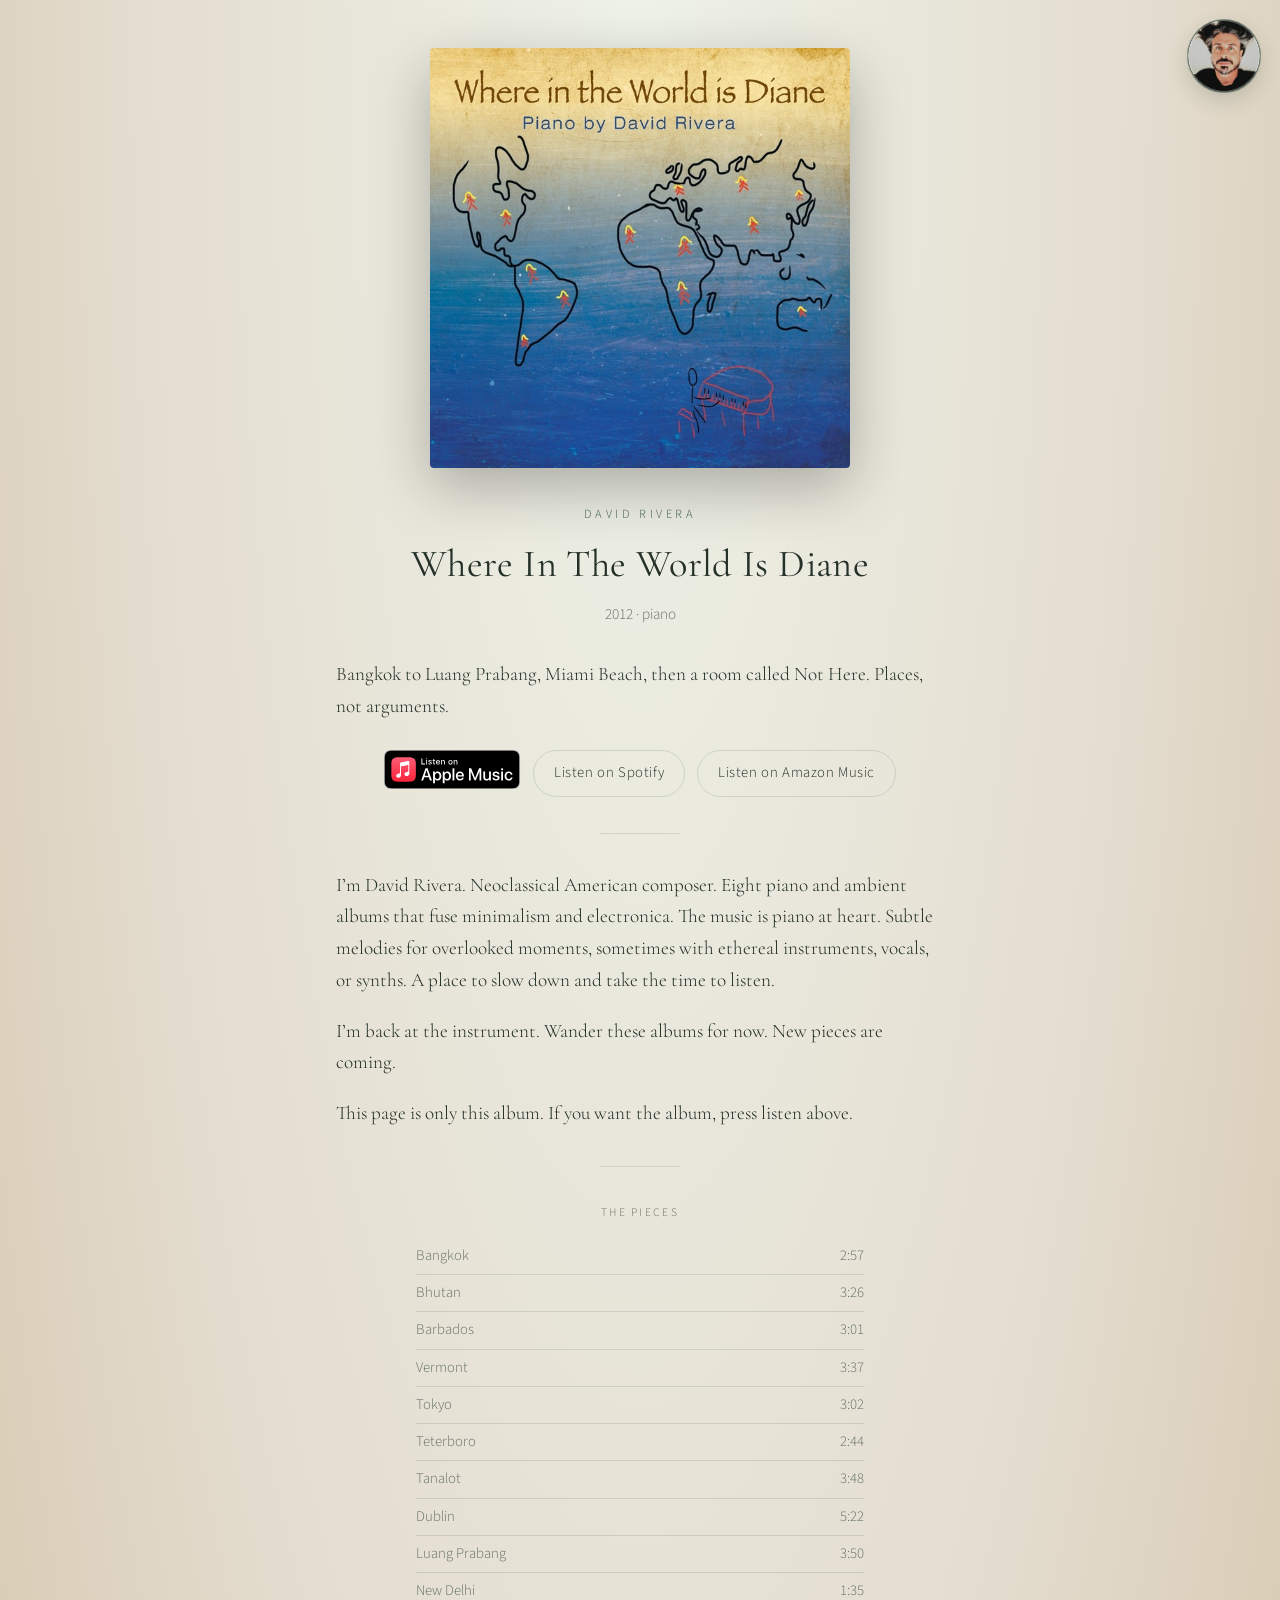
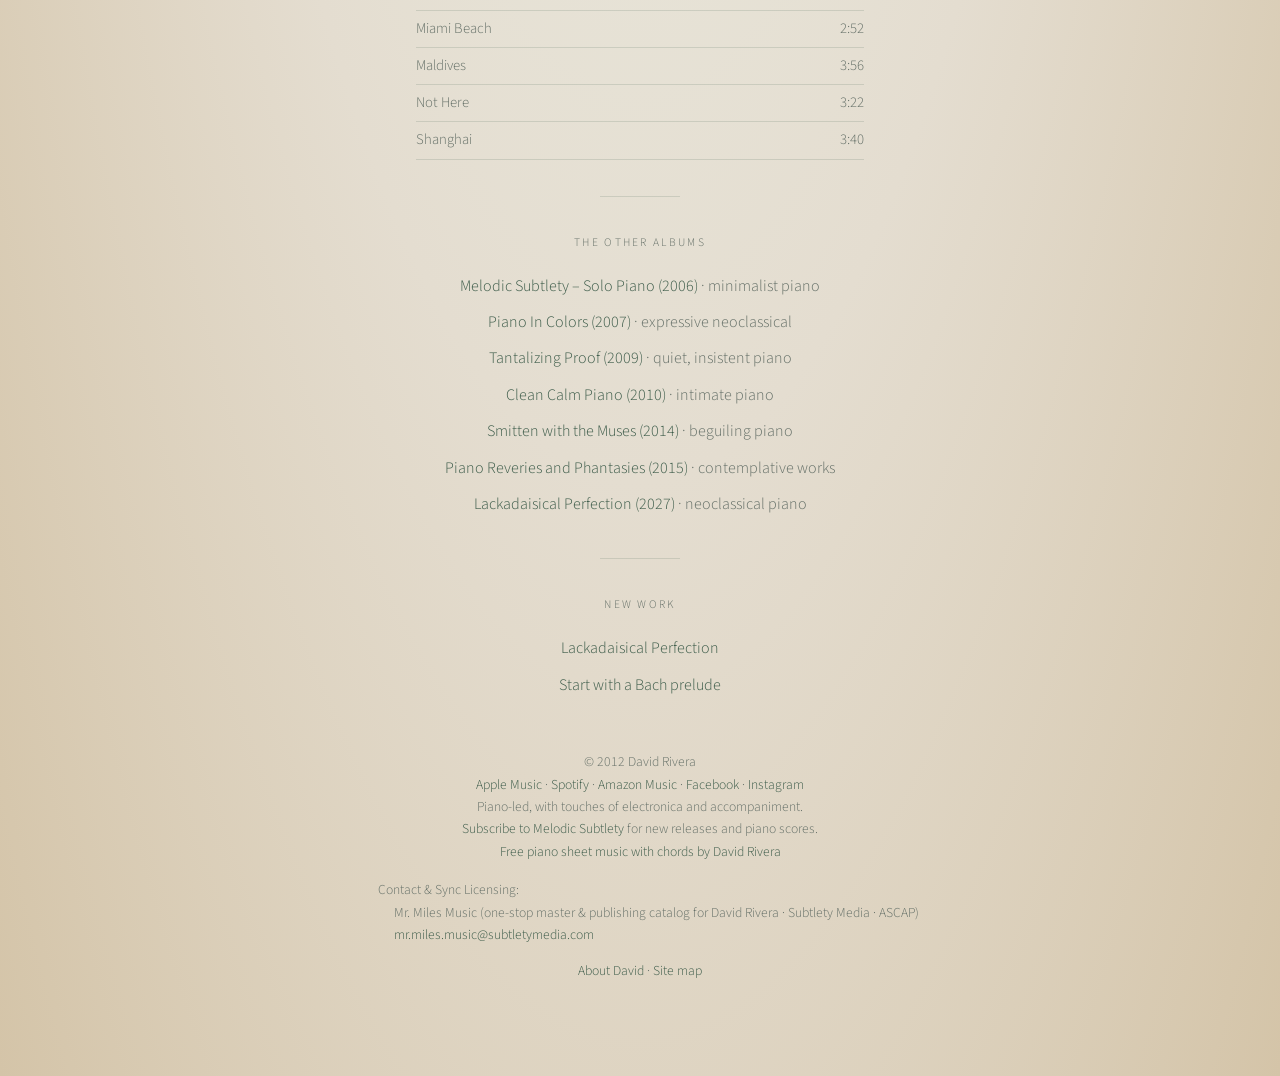
<file: index.html>
<!DOCTYPE html>
<html lang="en">
<head>
<meta charset="utf-8">
<link rel="sitemap" type="application/xml" title="Sitemap" href="/sitemap.xml">
<meta name="google-site-verification" content="WAwKAOVNhjuLSJRB0cmtSk6aGsEruTFi846kuVMDvNE">
<meta name="viewport" content="width=device-width, initial-scale=1">
<link rel="icon" href="/favicon.ico" sizes="any">
<link rel="icon" href="/favicon.svg" type="image/svg+xml">
<link rel="icon" type="image/png" sizes="32x32" href="/favicon-32.png">
<link rel="apple-touch-icon" href="/apple-touch-icon.png">
<title>Piano Pieces for Travel | Where In The World Is Diane</title>
<meta name="description" content="Piano pieces inspired by the love of listening to music while traveling. Fourteen pieces, from Bangkok to Dublin to Miami Beach. Also for video essays, documentaries, cooking, or a rainy afternoon. Stream the album.">
<link rel="canonical" href="https://whereintheworldisdiane.com/">
<meta property="og:type" content="music.album">
<meta property="og:site_name" content="David Rivera">
<meta property="og:title" content="Piano Pieces for Travel | Where In The World Is Diane">
<meta property="og:description" content="Piano pieces inspired by the love of listening to music while traveling. Fourteen pieces for the road or video essays. Stream the album.">
<meta property="og:url" content="https://whereintheworldisdiane.com/">
<meta property="og:image" content="https://whereintheworldisdiane.com/assets/where-in-the-world-is-diane-cover.jpg">
<meta property="og:image:width" content="600">
<meta property="og:image:height" content="600">
<meta property="og:image:alt" content="Cover of Where In The World Is Diane by David Rivera: a world map over blue and gold">
<meta property="music:musician" content="https://open.spotify.com/artist/5qoC4NXvjfV3cylbXALzV3">
<meta name="twitter:card" content="summary_large_image">
<meta name="twitter:title" content="Piano Pieces for Travel | Where In The World Is Diane">
<meta name="twitter:description" content="Piano pieces inspired by the love of listening to music while traveling. Fourteen pieces for the road or video essays. Stream the album.">
<meta name="twitter:image" content="https://whereintheworldisdiane.com/assets/where-in-the-world-is-diane-cover.jpg">
<meta name="twitter:image:alt" content="Cover of Where In The World Is Diane by David Rivera: a world map over blue and gold">
<script type="application/ld+json">
{
  "@context": "https://schema.org",
  "@graph": [
    {
      "@type": "Person",
      "@id": "https://lackadaisicalperfection.com/about/#david-rivera",
      "name": "David Rivera",
      "jobTitle": "Neoclassical American composer",
      "description": "David Rivera is a neoclassical American composer of piano-led instrumental music. He plays and samples every instrument on his recordings himself. He is a member of ASCAP.",
      "url": "https://lackadaisicalperfection.com/about/",
      "nationality": {
        "@type": "Country",
        "name": "United States"
      },
      "memberOf": {
        "@type": "Organization",
        "name": "ASCAP",
        "url": "https://www.ascap.com/"
      },
      "affiliation": {
        "@id": "https://lackadaisicalperfection.com/about/#subtlety-media"
      },
      "sameAs": [
        "https://open.spotify.com/artist/5qoC4NXvjfV3cylbXALzV3",
        "https://music.apple.com/us/artist/david-rivera/1325691064",
        "https://music.amazon.com/artists/B0HJF4T4QZ",
        "https://x.com/melodicsubtlety",
        "https://www.facebook.com/pianoincolors",
        "https://www.instagram.com/pianodavid1492/",
        "https://www.pandora.com/artist/david-rivera/ARXtg47gfjlv3nJ",
        "https://www.youtube.com/@melodicsubtlety"
      ]
    },
    {
      "@type": "Organization",
      "@id": "https://lackadaisicalperfection.com/about/#subtlety-media",
      "name": "Subtlety Media, LLC",
      "url": "https://lackadaisicalperfection.com/about/"
    },
    {
      "@type": "MusicAlbum",
      "name": "Where In The World Is Diane",
      "url": "https://whereintheworldisdiane.com/",
      "image": "https://whereintheworldisdiane.com/assets/where-in-the-world-is-diane-cover.jpg",
      "byArtist": {
        "@id": "https://lackadaisicalperfection.com/about/#david-rivera"
      },
      "datePublished": "2012",
      "numTracks": 14,
      "genre": [
        "Piano",
        "Neoclassical"
      ],
      "sameAs": [
        "https://music.apple.com/us/album/where-in-the-world-is-diane/505482468",
        "https://open.spotify.com/album/3QGENnD5tWzEkXjthegsV9",
        "https://music.amazon.com/albums/B007D8B6XW"
      ],
      "description": "Bangkok to Luang Prabang, Miami Beach, then a room called Not Here. Places, not arguments.",
      "recordLabel": {
        "@id": "https://lackadaisicalperfection.com/about/#subtlety-media"
      },
      "track": [
        {
          "@type": "MusicRecording",
          "position": 1,
          "name": "Bangkok",
          "duration": "PT2M57S"
        },
        {
          "@type": "MusicRecording",
          "position": 2,
          "name": "Bhutan",
          "duration": "PT3M26S"
        },
        {
          "@type": "MusicRecording",
          "position": 3,
          "name": "Barbados",
          "duration": "PT3M1S"
        },
        {
          "@type": "MusicRecording",
          "position": 4,
          "name": "Vermont",
          "duration": "PT3M37S"
        },
        {
          "@type": "MusicRecording",
          "position": 5,
          "name": "Tokyo",
          "duration": "PT3M2S"
        },
        {
          "@type": "MusicRecording",
          "position": 6,
          "name": "Teterboro",
          "duration": "PT2M44S"
        },
        {
          "@type": "MusicRecording",
          "position": 7,
          "name": "Tanalot",
          "duration": "PT3M48S"
        },
        {
          "@type": "MusicRecording",
          "position": 8,
          "name": "Dublin",
          "duration": "PT5M22S"
        },
        {
          "@type": "MusicRecording",
          "position": 9,
          "name": "Luang Prabang",
          "duration": "PT3M50S"
        },
        {
          "@type": "MusicRecording",
          "position": 10,
          "name": "New Delhi",
          "duration": "PT1M35S"
        },
        {
          "@type": "MusicRecording",
          "position": 11,
          "name": "Miami Beach",
          "duration": "PT2M52S"
        },
        {
          "@type": "MusicRecording",
          "position": 12,
          "name": "Maldives",
          "duration": "PT3M56S"
        },
        {
          "@type": "MusicRecording",
          "position": 13,
          "name": "Not Here",
          "duration": "PT3M22S"
        },
        {
          "@type": "MusicRecording",
          "position": 14,
          "name": "Shanghai",
          "duration": "PT3M40S"
        }
      ],
      "publisher": {
        "@id": "https://lackadaisicalperfection.com/about/#subtlety-media"
      }
    }
  ]
}
</script>
<link rel="preconnect" href="https://fonts.googleapis.com">
<link rel="preconnect" href="https://fonts.gstatic.com" crossorigin>
<link href="https://fonts.googleapis.com/css2?family=Cormorant+Garamond:ital,wght@0,400;0,500;1,400&family=Source+Sans+3:wght@300;400;500&display=swap" rel="stylesheet">
<style>
  :root {
    --bg1: #eef2e8;
    --bg2: #e4ddd0;
    --bg3: #d4c4a8;
    --ink: #243028;
    --mute: #657068;
    --glow: #3d5c4a;
    --line: rgba(61,92,74,0.16);
  }
  * { box-sizing: border-box; }
  html, body { margin: 0; padding: 0; }
  body {
    background: radial-gradient(ellipse at 50% 0%, var(--bg1) 0%, var(--bg2) 55%, var(--bg3) 100%);
    color: var(--ink);
    font-family: "Source Sans 3", sans-serif;
    font-weight: 300;
    line-height: 1.65;
    min-height: 100vh;
  }
  main { max-width: 720px; margin: 0 auto; padding: 48px 24px 80px; }
  .cover {
    display: block; width: min(420px, 100%); height: auto; aspect-ratio: 1 / 1;
    margin: 0 auto 36px;
    border-radius: 4px; box-shadow: 0 20px 60px rgba(0,0,0,0.28);
  }
  h1 {
    font-family: "Cormorant Garamond", serif; font-weight: 400;
    font-size: clamp(1.8rem, 4vw, 2.4rem); text-align: center;
    margin: 0 0 6px; letter-spacing: 0.01em;
  }
  .byline {
    text-align: center; letter-spacing: 0.28em; text-transform: uppercase;
    font-size: 0.78rem; color: var(--glow); margin: 0 0 8px;
  }
  .year { text-align: center; color: var(--mute); font-size: 0.95rem; margin: 0 0 32px; }
  .album-note, .from-david {
    font-family: "Cormorant Garamond", serif; font-size: 1.2rem;
    max-width: 38rem; margin: 0 auto 28px;
  }
  .from-david p { margin: 0 0 1em; }
  .from-david p:last-child { margin-bottom: 0; }
  .rule { border: 0; border-top: 1px solid var(--line); width: 80px; margin: 36px auto; }
  .actions { display: flex; flex-wrap: wrap; gap: 12px; justify-content: center; margin: 8px 0 36px; }
  .apple-badge { display: inline-block; line-height: 0; }
  .apple-badge img { height: 40px; width: auto; aspect-ratio: 140.62 / 41; vertical-align: middle; }
  .btn {
    display: inline-block; padding: 10px 20px; border: 1px solid var(--line);
    border-radius: 999px; color: var(--ink); text-decoration: none;
    letter-spacing: 0.04em; font-size: 0.92rem;
  }
  .btn:hover { border-color: var(--glow); }
  .tracks {
    list-style: none; padding: 0; margin: 0 auto; max-width: 28rem;
    color: var(--mute); font-size: 0.92rem;
  }
  .tracks li {
    display: flex; justify-content: space-between; gap: 16px;
    padding: 6px 0; border-bottom: 1px solid var(--line);
  }
  .label {
    text-align: center; letter-spacing: 0.2em; text-transform: uppercase;
    font-size: 0.72rem; color: var(--mute); margin: 0 0 16px;
  }
  footer { text-align: center; color: var(--mute); font-size: 0.85rem; margin-top: 48px; }
  footer a { color: var(--glow); text-decoration: none; }
  footer .contact {
    display: inline-block;
    margin-top: 1rem;
    padding-left: 1rem;
    text-align: left;
  }
  footer .contact-detail { padding-left: 1rem; }
  .catalog { list-style: none; padding: 0; margin: 0 auto 8px; max-width: 28rem; text-align: center; }
  .catalog li { padding: 5px 0; }
  .catalog a { color: var(--glow); text-decoration: none; }
  .catalog a:hover { text-decoration: underline; }
  .catalog .desc { color: var(--mute); }
  .new-work a { color: var(--glow); text-decoration: none; }
  .new-work a:hover { text-decoration: underline; }
</style>
<link rel="stylesheet" href="/assets/site-nav.css">
<script src="/assets/site-nav.js" defer></script>
<!-- Meta Pixel Code -->
<script>
!function(f,b,e,v,n,t,s)
{if(f.fbq)return;n=f.fbq=function(){n.callMethod?
n.callMethod.apply(n,arguments):n.queue.push(arguments)};
if(!f._fbq)f._fbq=n;n.push=n;n.loaded=!0;n.version='2.0';
n.queue=[];t=b.createElement(e);t.async=!0;
t.src=v;s=b.getElementsByTagName(e)[0];
s.parentNode.insertBefore(t,s)}(window, document,'script',
'https://connect.facebook.net/en_US/fbevents.js');
fbq('init', '257777058255900');
fbq('track', 'PageView');
</script>
<noscript><img height="1" width="1" alt="" style="display:none"
src="https://www.facebook.com/tr?id=257777058255900&ev=PageView&noscript=1"
/></noscript>
<!-- End Meta Pixel Code -->
</head>
<body>
<a class="skip-link" href="#content">Skip to content</a>
<main id="content">
  <img class="cover" src="assets/where-in-the-world-is-diane-cover.jpg" width="600" height="600" alt="Cover of Where In The World Is Diane by David Rivera: a world map over blue and gold">
  <p class="byline">David Rivera</p>
  <h1>Where In The World Is Diane</h1>
  <p class="year">2012 · piano</p>
  <p class="album-note">Bangkok to Luang Prabang, Miami Beach, then a room called Not Here. Places, not arguments.</p>
  <div class="actions">
    <a class="apple-badge" href="https://music.apple.com/us/album/where-in-the-world-is-diane/505482468?ls=1" target="_blank" rel="noopener"><img src="listen-on-apple-music.svg" alt="Listen on Apple Music" width="141" height="41"></a>
    <a class="btn" href="https://open.spotify.com/album/3QGENnD5tWzEkXjthegsV9" target="_blank" rel="noopener">Listen on Spotify</a>
    <a class="btn" href="https://music.amazon.com/albums/B007D8B6XW" target="_blank" rel="noopener">Listen on Amazon Music</a>
  </div>
  <hr class="rule">
  <div class="from-david">
    <p>I’m David Rivera. Neoclassical American composer. Eight piano and ambient albums that fuse minimalism and electronica. The music is piano at heart. Subtle melodies for overlooked moments, sometimes with ethereal instruments, vocals, or synths. A place to slow down and take the time to listen.</p>
    <p>I’m back at the instrument. Wander these albums for now. New pieces are coming.</p>
    <p>This page is only this album. If you want the album, press listen above.</p>
  </div>
  <hr class="rule">

  <p class="label">The pieces</p>
  <ol class="tracks">
    <li><span>Bangkok</span><span>2:57</span></li>
    <li><span>Bhutan</span><span>3:26</span></li>
    <li><span>Barbados</span><span>3:01</span></li>
    <li><span>Vermont</span><span>3:37</span></li>
    <li><span>Tokyo</span><span>3:02</span></li>
    <li><span>Teterboro</span><span>2:44</span></li>
    <li><span>Tanalot</span><span>3:48</span></li>
    <li><span>Dublin</span><span>5:22</span></li>
    <li><span>Luang Prabang</span><span>3:50</span></li>
    <li><span>New Delhi</span><span>1:35</span></li>
    <li><span>Miami Beach</span><span>2:52</span></li>
    <li><span>Maldives</span><span>3:56</span></li>
    <li><span>Not Here</span><span>3:22</span></li>
    <li><span>Shanghai</span><span>3:40</span></li>
  </ol>
  <hr class="rule">
  <p class="label">The other albums</p>
  <ul class="catalog">
    <li><a href="https://melodicsubtlety.com/">Melodic Subtlety – Solo Piano (2006)</a><span class="desc"> · minimalist piano</span></li>
    <li><a href="https://pianoincolors.com/">Piano In Colors (2007)</a><span class="desc"> · expressive neoclassical</span></li>
    <li><a href="https://tantalizingproof.com/">Tantalizing Proof (2009)</a><span class="desc"> · quiet, insistent piano</span></li>
    <li><a href="https://cleancalmpiano.com/">Clean Calm Piano (2010)</a><span class="desc"> · intimate piano</span></li>
    <li><a href="https://smittenwiththemuses.com/">Smitten with the Muses (2014)</a><span class="desc"> · beguiling piano</span></li>
    <li><a href="https://pianoreveries.com/">Piano Reveries and Phantasies (2015)</a><span class="desc"> · contemplative works</span></li>
    <li><a href="https://lackadaisicalperfection.com/">Lackadaisical Perfection (2027)</a><span class="desc"> · neoclassical piano</span></li>
  </ul>

  <hr class="rule">
  <p class="label">New work</p>
  <ul class="catalog new-work" style="margin:0 auto 24px;">
    <li><a href="https://lackadaisicalperfection.com">Lackadaisical Perfection</a></li>
    <li><a href="https://soundcloud.com/davidtwopointoh/bach_prelude_iv_cinematic_remi" target="_blank" rel="noopener">Start with a Bach prelude</a></li>
  </ul>

  <footer>
    © 2012 David Rivera
    <br>
    <a href="https://music.apple.com/us/artist/david-rivera/1325691064?ls=1" target="_blank" rel="noopener">Apple Music</a>
    ·
    <a href="https://open.spotify.com/artist/5qoC4NXvjfV3cylbXALzV3" target="_blank" rel="noopener">Spotify</a>
    ·
    <a href="https://music.amazon.com/artists/B0HJF4T4QZ" target="_blank" rel="noopener">Amazon Music</a>
    ·
    <a href="https://www.facebook.com/pianoincolors" target="_blank" rel="noopener" aria-label="David and his Piano on Facebook">Facebook</a>
    ·
    <a href="https://www.instagram.com/pianodavid1492/" target="_blank" rel="noopener" aria-label="David Rivera on Instagram">Instagram</a><br>
    Piano-led, with touches of electronica and accompaniment.
    <br>
    <a href="https://lackadaisicalperfection.com/subscribe/">Subscribe to Melodic Subtlety</a> for new releases and piano scores.
    <br>
    <a href="https://lackadaisicalperfection.com/scores/">Free piano sheet music with chords by David Rivera</a>
    <div class="contact">
      Contact &amp; Sync Licensing:
      <div class="contact-detail">
        Mr. Miles Music (one-stop master &amp; publishing catalog for David Rivera · Subtlety Media · ASCAP)<br>
        <a href="mailto:mr.miles.music@subtletymedia.com">mr.miles.music@subtletymedia.com</a>
      </div>
    </div>
    <p class="footer-stores"><a href="https://lackadaisicalperfection.com/about/">About David</a> · <a href="/sitemap/">Site map</a></p>
  </footer>
</main>
<!-- GoatCounter: privacy-friendly page view + score-download counts (no cookies). -->
<script>window.goatcounter = {path: function(p) { return location.host + p }}</script>
<script data-goatcounter="https://subtletymedia.goatcounter.com/count" async src="https://gc.zgo.at/count.js"></script>
</body>
</html>
</file>
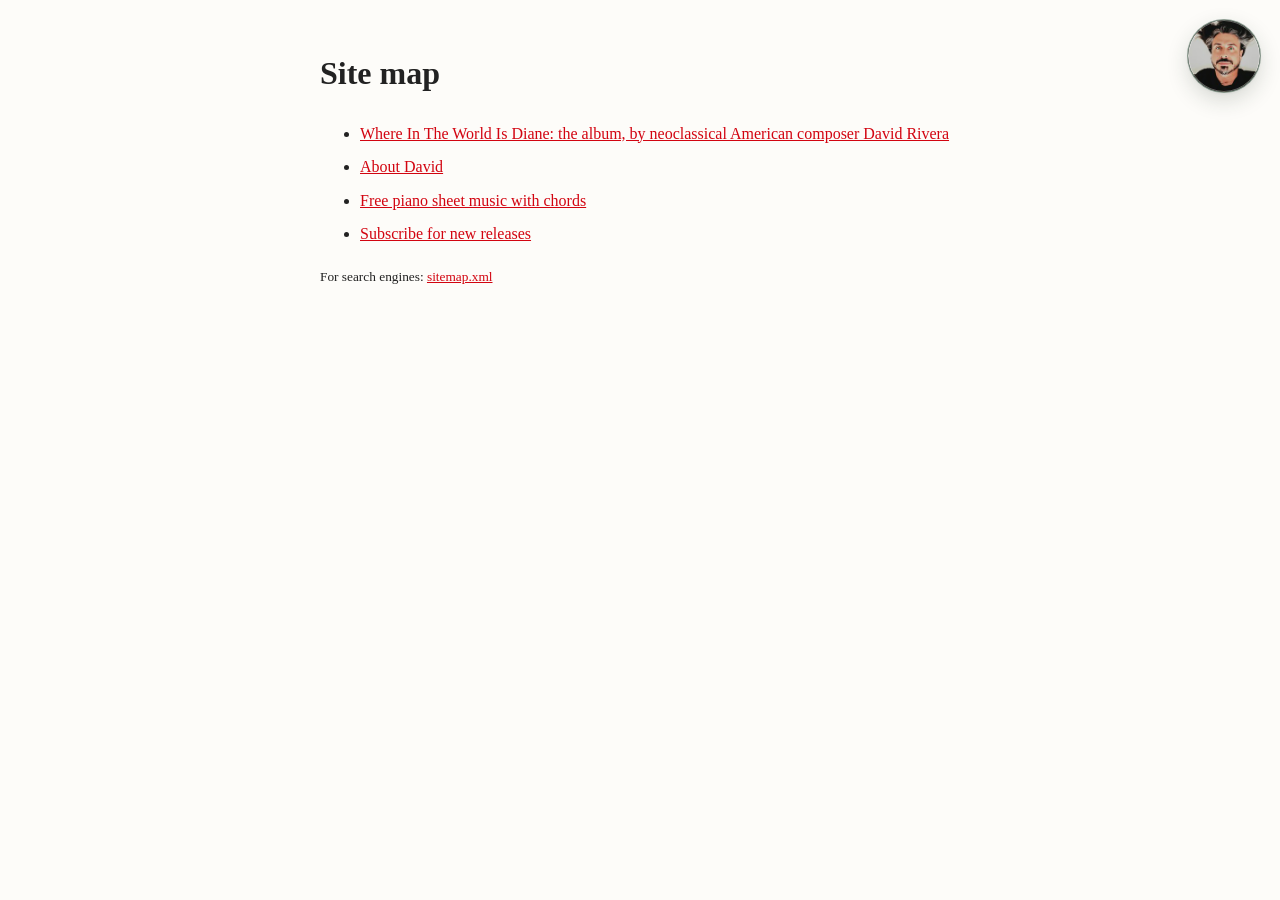
<file: sitemap/index.html>
<!DOCTYPE html>
<html lang="en">
<head>
<meta charset="utf-8">
<meta name="viewport" content="width=device-width, initial-scale=1">
<title>Site map | Where In The World Is Diane</title>
<meta name="robots" content="noindex, follow">
<link rel="canonical" href="https://whereintheworldisdiane.com/sitemap/">
<link rel="icon" href="/favicon.svg" type="image/svg+xml">
<link rel="sitemap" type="application/xml" title="Sitemap" href="/sitemap.xml">
<link rel="preconnect" href="https://fonts.googleapis.com">
<link rel="preconnect" href="https://fonts.gstatic.com" crossorigin>
<link href="https://fonts.googleapis.com/css2?family=Source+Sans+3:wght@300;400;500&display=swap" rel="stylesheet">
<link rel="stylesheet" href="/assets/site-nav.css">
<script src="/assets/site-nav.js" defer></script>
<style>
body{font-family:Georgia,serif;max-width:640px;margin:3rem auto;padding:0 1.25rem;line-height:1.6;color:#222;background:#fdfcf9}
body > ul a, body > p a{color:#D20410}
body > ul li{margin:.5rem 0}
</style>
<!-- Meta Pixel Code -->
<script>
!function(f,b,e,v,n,t,s)
{if(f.fbq)return;n=f.fbq=function(){n.callMethod?
n.callMethod.apply(n,arguments):n.queue.push(arguments)};
if(!f._fbq)f._fbq=n;n.push=n;n.loaded=!0;n.version='2.0';
n.queue=[];t=b.createElement(e);t.async=!0;
t.src=v;s=b.getElementsByTagName(e)[0];
s.parentNode.insertBefore(t,s)}(window, document,'script',
'https://connect.facebook.net/en_US/fbevents.js');
fbq('init', '257777058255900');
fbq('track', 'PageView');
</script>
<noscript><img height="1" width="1" alt="" style="display:none"
src="https://www.facebook.com/tr?id=257777058255900&ev=PageView&noscript=1"
/></noscript>
<!-- End Meta Pixel Code -->
</head>
<body>
<h1>Site map</h1>
<ul>
<li><a href="/">Where In The World Is Diane: the album, by neoclassical American composer David Rivera</a></li>
<li><a href="https://lackadaisicalperfection.com/about/">About David</a></li>
<li><a href="https://lackadaisicalperfection.com/scores/">Free piano sheet music with chords</a></li>
<li><a href="https://lackadaisicalperfection.com/subscribe/">Subscribe for new releases</a></li>
</ul>
<p><small>For search engines: <a href="/sitemap.xml">sitemap.xml</a></small></p>
</body>
</html>
</file>
<file: assets/site-nav.css>
/* Photo button and page menu. Colors and type follow this album. */
:root {
  --nav-ink: #243028;
  --nav-glow: #3d5c4a;
  --nav-paper: rgba(238, 242, 232, 0.96);
  --nav-line: rgba(61, 92, 74, 0.28);
  --nav-size: 72px;
  --nav-inset: 20px;
}

.nav-toggle {
  position: fixed;
  z-index: 40;
  top: max(var(--nav-inset), env(safe-area-inset-top, 0px));
  right: max(var(--nav-inset), env(safe-area-inset-right, 0px));
  width: var(--nav-size);
  height: var(--nav-size);
  margin: 0;
  padding: 0;
  border: 0;
  border-radius: 50%;
  background: var(--nav-ink);
  cursor: pointer;
  overflow: hidden;
  -webkit-tap-highlight-color: transparent;
  box-shadow:
    0 8px 22px rgba(36, 48, 40, 0.18),
    0 1px 4px rgba(36, 48, 40, 0.08),
    0 0 0 1px rgba(61, 92, 74, 0.55);
}

.nav-toggle img {
  display: block;
  width: 100%;
  height: 100%;
  object-fit: cover;
  border-radius: 50%;
}

.nav-toggle::after {
  content: "";
  position: absolute;
  inset: 0;
  border-radius: 50%;
  pointer-events: none;
  box-shadow: inset 0 0 0 1px rgba(255, 252, 245, 0.35);
}

.nav-toggle:hover {
  box-shadow:
    0 10px 26px rgba(36, 48, 40, 0.22),
    0 1px 4px rgba(36, 48, 40, 0.1),
    0 0 0 1px rgba(61, 92, 74, 0.8);
}

.nav-toggle[aria-expanded="true"] {
  box-shadow:
    0 8px 22px rgba(36, 48, 40, 0.18),
    0 1px 4px rgba(36, 48, 40, 0.08),
    0 0 0 1px rgba(61, 92, 74, 0.88);
}

.nav-toggle:focus {
  outline: none;
}

.nav-toggle:focus-visible {
  outline: 2px solid var(--nav-glow);
  outline-offset: 4px;
}

.site-menu {
  position: fixed;
  z-index: 39;
  top: calc(max(var(--nav-inset), env(safe-area-inset-top, 0px)) + var(--nav-size) + 14px);
  right: max(var(--nav-inset), env(safe-area-inset-right, 0px));
  width: min(16rem, calc(100vw - 28px - env(safe-area-inset-left, 0px) - env(safe-area-inset-right, 0px)));
  max-height: calc(100vh - var(--nav-size) - var(--nav-inset) - 36px);
  max-height: calc(100dvh - var(--nav-size) - var(--nav-inset) - 36px - env(safe-area-inset-bottom, 0px));
  margin: 0;
  padding: 0;
  overflow: auto;
  overscroll-behavior: contain;
  background: var(--nav-paper);
  border: 1px solid var(--nav-line);
  border-radius: 10px;
  box-shadow: 0 16px 40px rgba(36, 48, 40, 0.12);
  backdrop-filter: blur(12px);
  -webkit-backdrop-filter: blur(12px);
  opacity: 0;
  transform: translateY(-8px);
  transition: opacity 0.28s ease, transform 0.28s ease;
}

.site-menu ul {
  list-style: none;
  margin: 0;
  padding: 0.45rem 0;
}

.site-menu.is-open {
  opacity: 1;
  transform: translateY(0);
}

.site-menu a {
  display: block;
  padding: 0.72rem 1.25rem;
  color: var(--nav-ink);
  font-family: "Source Sans 3", "Segoe UI", sans-serif;
  font-size: 1.05rem;
  font-weight: 400;
  letter-spacing: 0.03em;
  line-height: 1.3;
  text-decoration: none;
}

.site-menu a:hover {
  color: var(--nav-glow);
  background: rgba(61, 92, 74, 0.06);
}

.site-menu a:focus {
  outline: none;
}

.site-menu a:focus-visible {
  outline: 2px solid var(--nav-glow);
  outline-offset: -3px;
  color: var(--nav-glow);
}

.album-section {
  border-top: 1px solid var(--nav-line);
  margin: 0;
  padding: 0 0 0.35rem;
}

.menu-label {
  margin: 0.75rem 1.15rem 0.2rem;
  font-family: "Source Sans 3", "Segoe UI", sans-serif;
  font-size: 0.72rem;
  font-weight: 400;
  letter-spacing: 0.2em;
  text-transform: uppercase;
  color: #657068;
}

.album-list {
  list-style: none;
  margin: 0;
  padding: 0.15rem 0 0.2rem;
}

.album-list li {
  margin: 0;
  padding: 0;
  min-width: 0;
}

.site-menu .album-list a,
.album-here {
  display: flex;
  align-items: center;
  gap: 0.7rem;
  padding: 0.38rem 1rem;
  color: var(--nav-ink);
  font-family: "Source Sans 3", "Segoe UI", sans-serif;
  font-size: 0.94rem;
  font-weight: 400;
  letter-spacing: 0.01em;
  line-height: 1.25;
  text-decoration: none;
}

.album-text {
  display: flex;
  flex-direction: column;
  min-width: 0;
}

.album-list img {
  width: 48px;
  height: 48px;
  flex: 0 0 48px;
  object-fit: cover;
  border-radius: 2px;
}

.site-menu .album-list a:hover {
  color: var(--nav-glow);
  background: rgba(61, 92, 74, 0.06);
}

.album-here {
  color: #657068;
  cursor: default;
}

.album-here img {
  opacity: 0.72;
}

.here-label {
  display: block;
  margin-top: 0.12rem;
  font-size: 0.78rem;
  font-weight: 400;
  letter-spacing: 0.01em;
  color: #657068;
}

@media (max-width: 760px) {
  :root {
    --nav-size: 64px;
    --nav-inset: 14px;
  }

  body > main {
    padding-top: 96px;
  }

  .site-menu {
    width: min(22.5rem, calc(100vw - 28px - env(safe-area-inset-left, 0px) - env(safe-area-inset-right, 0px)));
  }

  .album-list {
    display: grid;
    grid-template-columns: 1fr 1fr;
    gap: 0.35rem 0.2rem;
    padding: 0.15rem 0.55rem 0.45rem;
  }

  .site-menu .album-list a,
  .album-here {
    flex-direction: column;
    align-items: center;
    gap: 0.4rem;
    padding: 0.4rem 0.25rem 0.5rem;
    text-align: center;
  }

  .album-text {
    align-items: center;
  }
}

@media (prefers-reduced-motion: reduce) {
  .site-menu {
    transform: none;
    transition: none;
  }
}

/* Off-screen until focused, then fixed, so it never shifts the cover. */
.skip-link {
  position: absolute;
  width: 1px;
  height: 1px;
  padding: 0;
  margin: -1px;
  overflow: hidden;
  clip: rect(0, 0, 0, 0);
  white-space: nowrap;
  border: 0;
}
.skip-link:focus {
  position: fixed;
  z-index: 50;
  top: 12px;
  left: 12px;
  width: auto;
  height: auto;
  margin: 0;
  padding: 0.55rem 0.9rem;
  overflow: visible;
  clip: auto;
  background: var(--nav-glow);
  color: var(--nav-paper, #fff);
  font-family: "Source Sans 3", sans-serif;
  font-size: 0.95rem;
  font-weight: 500;
  line-height: 1.2;
  text-decoration: none;
  border-radius: 4px;
}
</file>
